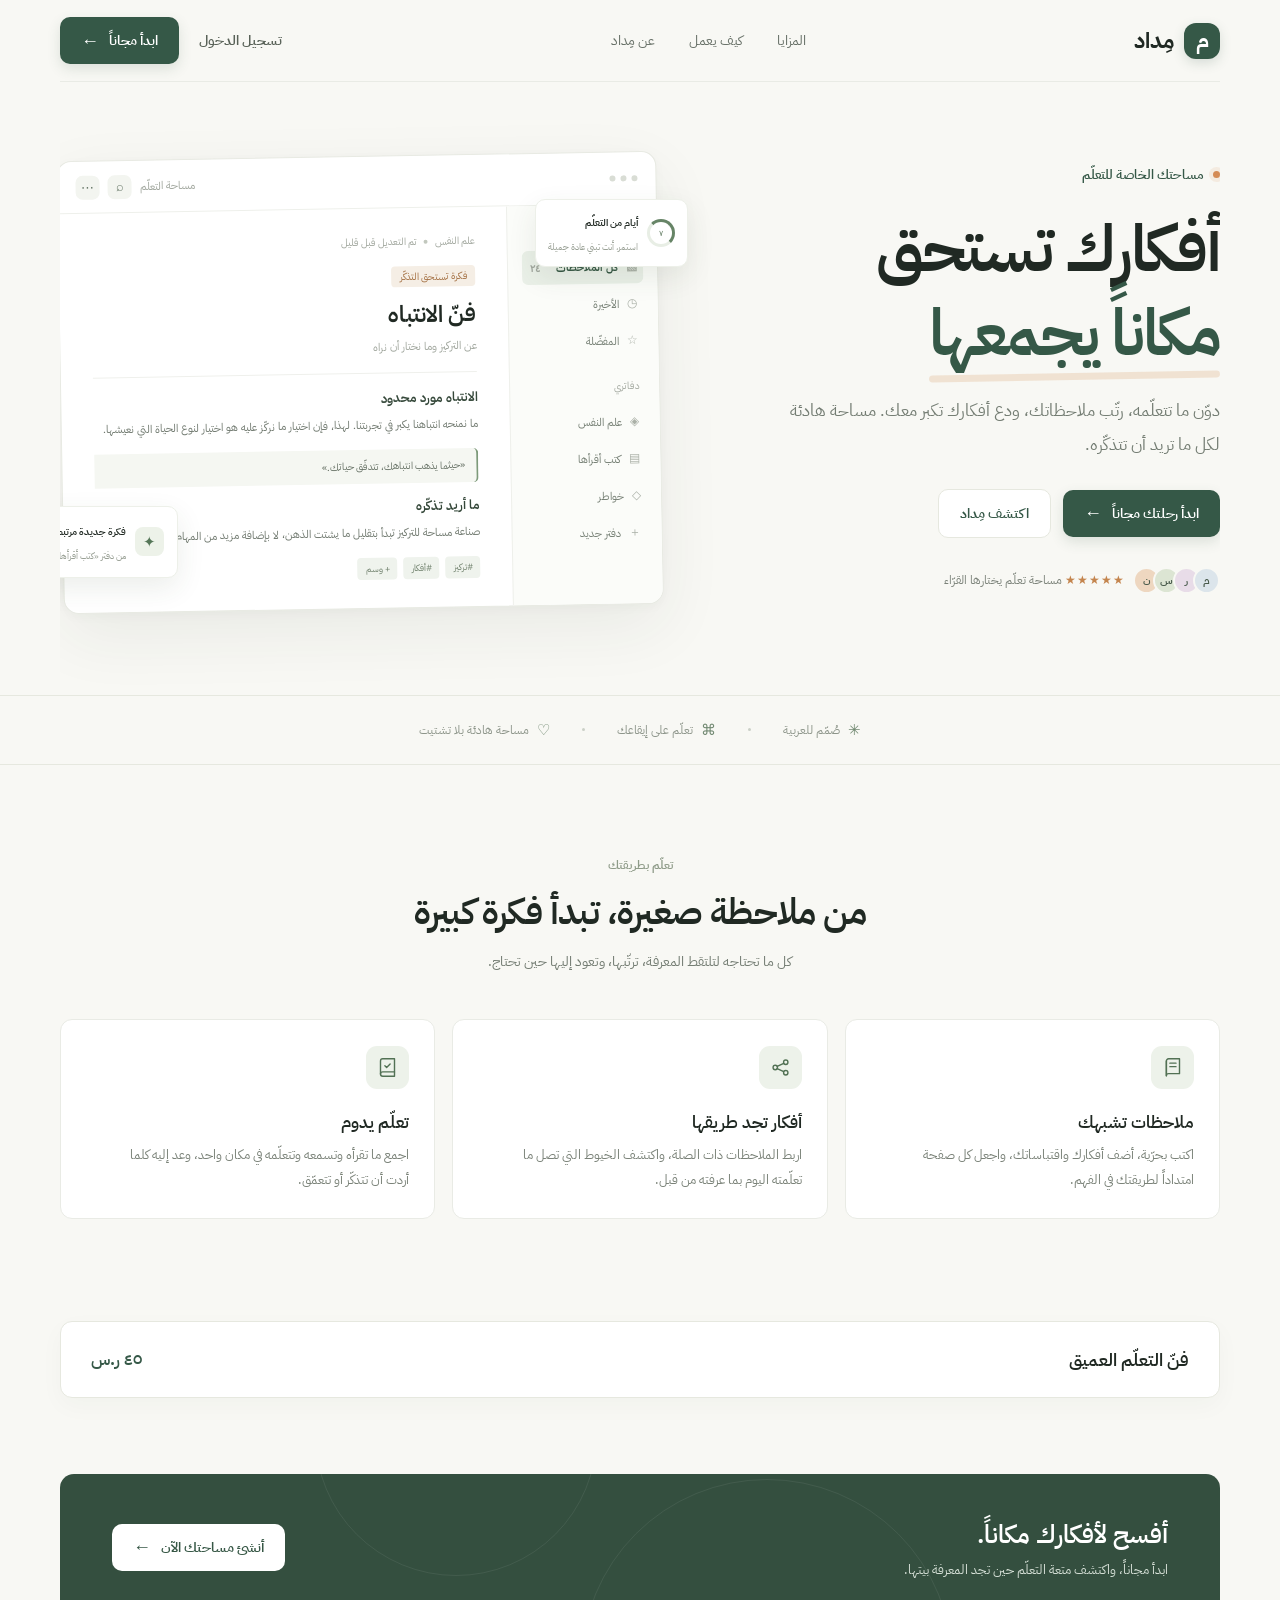
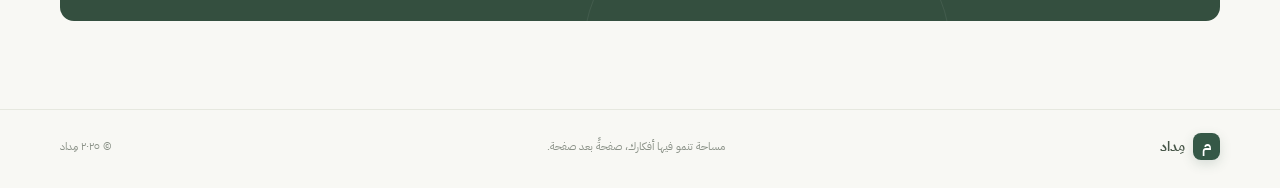
<file: AIE2631/module-02-agentic-coding/Midad/index.html>
<!doctype html>
<html lang="ar" dir="rtl">
<head>
  <meta charset="utf-8">
  <meta name="viewport" content="width=device-width, initial-scale=1">
  <meta name="theme-color" content="#f8f8f4">
  <meta name="description" content="مِداد — مساحة هادئة لترتيب ملاحظاتك، وربط أفكارك، والتعلّم بطريقتك.">
  <title>مِداد — المعرفة، على طريقتك</title>
  <link rel="preconnect" href="https://fonts.googleapis.com">
  <link rel="preconnect" href="https://fonts.gstatic.com" crossorigin>
  <link href="https://fonts.googleapis.com/css2?family=IBM+Plex+Sans+Arabic:wght@400;500;600;700&display=swap" rel="stylesheet">
  <style>
    :root{--ink:#202923;--muted:#747d73;--green:#355847;--deep:#284536;--sage:#e9eee6;--paper:#f8f8f4;--line:#e6e8df;--orange:#d48b55}*{box-sizing:border-box}html{scroll-behavior:smooth}body{margin:0;background:var(--paper);color:var(--ink);font-family:"IBM Plex Sans Arabic",Tahoma,sans-serif;-webkit-font-smoothing:antialiased}a{color:inherit;text-decoration:none}button{font:inherit}.container{width:min(1160px,calc(100% - 64px));margin:auto}
    .nav{height:82px;display:flex;align-items:center;justify-content:space-between;border-bottom:1px solid #23362712}.brand{display:inline-flex;align-items:center;gap:10px;font-weight:700;font-size:22px}.brand-mark{width:36px;height:36px;display:grid;place-items:center;background:var(--green);border-radius:12px;color:white;font-size:21px;box-shadow:0 4px 12px #3558472b}.nav-links{display:flex;align-items:center;gap:34px;color:#697269;font-size:14px}.nav-links a:hover{color:var(--green)}.nav-actions{display:flex;align-items:center;gap:20px;font-size:14px;font-weight:600}.login{color:#596258}.button{display:inline-flex;align-items:center;justify-content:center;gap:10px;border:0;border-radius:10px;padding:13px 21px;font-size:14px;font-weight:600;transition:transform .2s,background .2s;cursor:pointer}.button:hover{transform:translateY(-2px)}.button-primary{background:var(--green);color:white;box-shadow:0 5px 13px #35584725}.button-primary:hover{background:var(--deep)}.button-soft{background:white;color:var(--green);border:1px solid var(--line)}.arrow{font-family:Arial,sans-serif;font-size:18px;line-height:12px}.menu-toggle{display:none;border:0;background:none;color:var(--green);font-size:24px;cursor:pointer}
    .hero{padding:74px 0 86px;overflow:hidden}.hero-grid{display:grid;grid-template-columns:.92fr 1.08fr;align-items:center;gap:48px}.hero-copy{padding:0 0 10px 8px}.eyebrow{display:inline-flex;align-items:center;gap:9px;color:var(--green);font-size:13px;font-weight:600;margin-bottom:23px}.eyebrow-dot{width:7px;height:7px;background:var(--orange);border-radius:50%;box-shadow:0 0 0 4px #d48b551f}.hero h1{font-size:clamp(42px,5.2vw,65px);line-height:1.3;letter-spacing:-2px;font-weight:600;margin:0 0 18px}.hero h1 span{color:var(--green);position:relative;white-space:nowrap}.hero h1 span:after{content:"";position:absolute;bottom:2px;right:0;width:100%;height:7px;background:#dca87947;z-index:-1;border-radius:10px;transform:rotate(-1deg)}.hero-copy>p{max-width:435px;color:var(--muted);font-size:17px;line-height:2;margin:0 0 27px}.hero-ctas{display:flex;align-items:center;gap:12px}.social-proof{display:flex;align-items:center;gap:12px;margin-top:29px;color:#7b8279;font-size:12px}.avatars{display:flex;direction:ltr;padding-left:3px}.avatar{width:27px;height:27px;border-radius:50%;display:grid;place-items:center;border:2px solid var(--paper);margin-left:-7px;font-size:11px;font-weight:600;color:#465849}.avatar:nth-child(1){background:#eed7c0}.avatar:nth-child(2){background:#dce5d3}.avatar:nth-child(3){background:#e8dce8}.avatar:nth-child(4){background:#dce5eb}.stars{color:#c4854e;letter-spacing:1px}
    .visual-wrap{position:relative;min-width:0}.visual-glow{position:absolute;inset:8% 9% 0 8%;background:#e9eee4;border-radius:50%}.workspace{position:relative;background:white;border:1px solid #e8eae3;border-radius:15px;box-shadow:0 22px 65px #253c2d12,0 3px 11px #253c2d08;overflow:hidden;transform:rotate(-1deg)}.workspace-top{height:52px;border-bottom:1px solid #eef0eb;display:flex;align-items:center;justify-content:space-between;padding:0 18px}.window-dots{display:flex;gap:5px}.window-dots i{width:6px;height:6px;background:#d9ddd5;border-radius:50%}.ws-top-right{display:flex;align-items:center;gap:8px;color:#a0a69d;font-size:11px}.ws-icon{width:24px;height:24px;display:grid;place-items:center;border-radius:7px;background:#f3f5f0;color:#647565;font-size:13px}.workspace-body{display:grid;grid-template-columns:150px 1fr;min-height:370px}.sidebar{background:#fbfcf9;border-left:1px solid #eef0eb;padding:19px 14px}.side-label{font-size:10px;color:#a1a79e;margin:0 0 11px;padding:0 6px}.side-item{display:flex;align-items:center;gap:8px;padding:8px 7px;color:#747e73;font-size:11px;border-radius:6px;margin-bottom:3px}.side-item.active{background:#eaf0e8;color:#365745;font-weight:600}.side-item em{font-style:normal;color:#aab0a7;font-size:12px}.side-spacer{height:18px}.side-count{margin-right:auto;font-family:Arial,sans-serif;color:#a1a79e;font-size:10px}.note-area{padding:26px 32px 28px}.note-meta{display:flex;gap:7px;align-items:center;color:#a0a69d;font-size:10px;margin-bottom:14px}.meta-dot{width:4px;height:4px;border-radius:50%;background:#c2c8be}.subject-tag{display:inline-flex;background:#f5eee5;color:#a36f42;border-radius:4px;padding:3px 8px;font-size:10px;margin-bottom:8px}.note-title{font-size:23px;font-weight:600;margin:2px 0 6px}.note-subtitle{font-size:11px;color:#a0a69d;margin:0 0 17px}.note-rule{height:1px;background:#eff0ec;margin-bottom:15px}.note-heading{font-size:13px;font-weight:600;margin:0 0 8px;color:#35483a}.note-text{font-size:11px;line-height:1.9;color:#70796f;margin:0 0 13px}.note-quote{background:#f5f7f2;border-right:2px solid #7d9a7a;padding:8px 12px;color:#667165;font-size:10px;line-height:1.8;border-radius:0 5px 5px 0;margin:10px 0 13px}.note-bottom{display:flex;gap:6px}.note-chip{padding:4px 8px;background:#eff3ed;border-radius:4px;font-size:9px;color:#70816d}.floating-card{position:absolute;background:white;border:1px solid #edf0e9;box-shadow:0 10px 28px #30482d18;border-radius:10px;padding:11px 13px;display:flex;align-items:center;gap:9px}.floating-one{bottom:31px;left:-23px}.float-icon{width:29px;height:29px;border-radius:8px;display:grid;place-items:center;background:#edf2e9;color:#557658;font-size:15px}.float-title{font-size:10px;font-weight:600}.float-sub{font-size:9px;color:#9aa196;margin-top:2px}.floating-two{top:43px;right:-28px;padding:9px 12px}.progress-ring{width:28px;height:28px;border-radius:50%;border:3px solid #e8eee5;border-top-color:#668466;border-right-color:#668466;display:grid;place-items:center;font-size:8px;color:#688168;font-family:Arial,sans-serif}
    .trust{border-top:1px solid var(--line);border-bottom:1px solid var(--line);padding:23px 0}.trust-inner{display:flex;justify-content:center;align-items:center;gap:32px;color:#8d958a;font-size:12px}.trust-item{display:flex;align-items:center;gap:8px}.trust-symbol{color:#6f876f;font-size:15px}.trust-sep{width:3px;height:3px;background:#cbd0c7;border-radius:50%}.features{padding:91px 0 102px}.section-head{text-align:center;max-width:560px;margin:0 auto 44px}.section-kicker{color:#8e9b88;font-size:12px;font-weight:600;margin-bottom:11px}.section-head h2{font-size:36px;letter-spacing:-.8px;margin:0 0 10px;font-weight:600;line-height:1.5}.section-head p{font-size:14px;color:var(--muted);line-height:1.9;margin:0}.feature-grid{display:grid;grid-template-columns:repeat(3,1fr);gap:17px}.feature-card{background:white;border:1px solid #e9ebe5;border-radius:12px;padding:26px 25px 25px;transition:transform .2s,box-shadow .2s}.feature-card:hover{transform:translateY(-4px);box-shadow:0 14px 32px #283d2b0b}.feature-icon{width:43px;height:43px;border-radius:11px;display:grid;place-items:center;background:#edf2ea;color:#527154;margin-bottom:21px}.feature-icon svg{width:21px;height:21px;stroke:currentColor;fill:none;stroke-width:1.6;stroke-linecap:round;stroke-linejoin:round}.feature-card h3{font-size:17px;font-weight:600;margin:0 0 8px}.feature-card p{font-size:13px;line-height:1.9;color:#7a8278;margin:0;max-width:300px}
    .book-offer{padding:0 0 76px}.book-offer-card{display:flex;align-items:center;justify-content:space-between;gap:20px;padding:24px 30px;background:#fff;border:1px solid var(--line);border-radius:12px;box-shadow:0 8px 24px #283d2b08}.book-offer-title{font-size:18px;font-weight:600;margin:0}.book-offer-price{color:var(--green);font-size:17px;font-weight:600;white-space:nowrap}.closing{padding:0 0 88px}.closing-box{position:relative;overflow:hidden;background:#344f3f;color:white;border-radius:14px;padding:42px 52px;display:flex;align-items:center;justify-content:space-between;gap:24px}.closing-box:before,.closing-box:after{content:"";position:absolute;border:1px solid #ffffff12;border-radius:50%;width:280px;height:280px;pointer-events:none}.closing-box:before{top:-180px;left:22%}.closing-box:after{bottom:-230px;right:23%;width:370px;height:370px}.closing-copy,.closing-action{position:relative;z-index:1}.closing-copy h2{font-size:25px;font-weight:600;margin:0 0 7px}.closing-copy p{color:#d5dfd6;font-size:13px;margin:0}.closing .button{background:white;color:#365745;white-space:nowrap}.footer{border-top:1px solid var(--line);padding:23px 0 28px}.footer-inner{display:flex;justify-content:space-between;align-items:center;color:#8b9288;font-size:11px}.footer-brand{display:flex;align-items:center;gap:8px;color:#475648;font-size:14px;font-weight:600}.footer-brand .brand-mark{width:27px;height:27px;border-radius:8px;font-size:16px}
    @media(max-width:900px){.hero-grid{gap:25px;grid-template-columns:.9fr 1.1fr}.hero h1{font-size:48px}.workspace-body{grid-template-columns:125px 1fr}.note-area{padding:22px}.floating-two{right:-12px}.floating-one{left:-10px}.nav-links{gap:20px}}
    @media(max-width:700px){.container{width:min(100% - 40px,520px)}.nav{height:70px}.menu-toggle{display:block}.nav-links{display:none;position:absolute;top:69px;left:0;right:0;z-index:5;background:var(--paper);border-bottom:1px solid var(--line);padding:18px 24px 22px;flex-direction:column;align-items:stretch;gap:16px}.nav-links.open{display:flex}.nav-links a{padding:4px 0}.nav-actions .login{display:none}.nav-actions .button{padding:10px 13px;font-size:12px}.brand{font-size:20px}.hero{padding:49px 0 56px}.hero-grid{grid-template-columns:1fr;gap:40px}.hero-copy{padding:0}.hero h1{font-size:clamp(40px,10vw,56px)}.hero-copy>p{font-size:15px;max-width:390px}.visual-wrap{margin:0 12px 0 5px}.workspace-body{min-height:340px}.note-area{padding:22px 25px}.floating-one{bottom:12px;left:-12px}.floating-two{top:34px;right:-13px}.trust-inner{gap:13px;flex-wrap:wrap;font-size:10px}.trust-sep{display:none}.features{padding:70px 0 74px}.section-head{margin-bottom:30px}.section-head h2{font-size:29px}.feature-grid{grid-template-columns:1fr;gap:11px}.feature-card{padding:20px;display:grid;grid-template-columns:43px 1fr;column-gap:14px;align-items:start}.feature-icon{grid-row:span 2;margin:0}.feature-card h3{margin:0 0 4px}.feature-card p{font-size:12px}.book-offer{padding-bottom:56px}.book-offer-card{padding:20px;gap:12px}.book-offer-title{font-size:16px}.book-offer-price{font-size:15px}.closing{padding-bottom:60px}.closing-box{padding:29px 23px;align-items:flex-start;flex-direction:column}.closing-copy h2{font-size:21px}.closing-copy p{line-height:1.9}.footer-inner{gap:12px;flex-wrap:wrap}.footer-inner>span:last-child{width:100%}}
    @media(max-width:390px){.container{width:calc(100% - 32px)}.hero-ctas{align-items:stretch;flex-direction:column}.hero-ctas .button{width:100%}.workspace-body{grid-template-columns:100px 1fr}.sidebar{padding:15px 8px}.side-item{font-size:10px;gap:5px}.note-area{padding:19px 15px}.note-title{font-size:20px}.floating-card{transform:scale(.88)}.floating-one{transform-origin:left bottom}.floating-two{transform-origin:right top}}
    @media(prefers-reduced-motion:reduce){*,*:before,*:after{scroll-behavior:auto!important;transition:none!important}}
  </style>
</head>
<body>
  <header class="container nav">
    <a class="brand" href="#home" aria-label="مِداد، الصفحة الرئيسية"><span class="brand-mark">م</span><span>مِداد</span></a>
    <button class="menu-toggle" aria-label="فتح القائمة" aria-expanded="false" aria-controls="nav-links">☰</button>
    <nav class="nav-links" id="nav-links" aria-label="التنقل الرئيسي"><a href="#features">المزايا</a><a href="#how">كيف يعمل</a><a href="#about">عن مِداد</a></nav>
    <div class="nav-actions"><a class="login" href="#start">تسجيل الدخول</a><a class="button button-primary" href="#start">ابدأ مجاناً <span class="arrow">←</span></a></div>
  </header>
  <main>
    <section class="container hero" id="home"><div class="hero-grid">
      <div class="hero-copy"><div class="eyebrow"><span class="eyebrow-dot"></span> مساحتك الخاصة للتعلّم</div><h1>أفكارك تستحق<br><span>مكاناً يجمعها</span></h1><p>دوّن ما تتعلّمه، رتّب ملاحظاتك، ودع أفكارك تكبر معك. مساحة هادئة لكل ما تريد أن تتذكّره.</p><div class="hero-ctas"><a class="button button-primary" href="#start">ابدأ رحلتك مجاناً <span class="arrow">←</span></a><a class="button button-soft" href="#features">اكتشف مِداد</a></div><div class="social-proof"><div class="avatars"><span class="avatar">ن</span><span class="avatar">س</span><span class="avatar">ر</span><span class="avatar">م</span></div><span><span class="stars">★★★★★</span> مساحة تعلّم يختارها القرّاء</span></div></div>
      <div class="visual-wrap" aria-label="معاينة دفتر ملاحظات في منصة مِداد"><div class="visual-glow"></div><div class="workspace"><div class="workspace-top"><div class="window-dots"><i></i><i></i><i></i></div><div class="ws-top-right"><span>مساحة التعلّم</span><span class="ws-icon">⌕</span><span class="ws-icon">⋯</span></div></div><div class="workspace-body">
        <aside class="sidebar"><p class="side-label">مساحتي</p><div class="side-item active"><em>▧</em> كل الملاحظات <span class="side-count">٢٤</span></div><div class="side-item"><em>◷</em> الأخيرة</div><div class="side-item"><em>☆</em> المفضّلة</div><div class="side-spacer"></div><p class="side-label">دفاتري</p><div class="side-item"><em>◈</em> علم النفس</div><div class="side-item"><em>▤</em> كتب أقرأها</div><div class="side-item"><em>◇</em> خواطر</div><div class="side-item"><em>＋</em> دفتر جديد</div></aside>
        <article class="note-area"><div class="note-meta"><span>علم النفس</span><span class="meta-dot"></span><span>تم التعديل قبل قليل</span></div><span class="subject-tag">فكرة تستحق التذكّر</span><h2 class="note-title">فنّ الانتباه</h2><p class="note-subtitle">عن التركيز وما نختار أن نراه</p><div class="note-rule"></div><h3 class="note-heading">الانتباه مورد محدود</h3><p class="note-text">ما نمنحه انتباهنا يكبر في تجربتنا. لهذا، فإن اختيار ما نركّز عليه هو اختيار لنوع الحياة التي نعيشها.</p><div class="note-quote">«حيثما يذهب انتباهك، تتدفّق حياتك.»</div><h3 class="note-heading">ما أريد تذكّره</h3><p class="note-text">صناعة مساحة للتركيز تبدأ بتقليل ما يشتت الذهن، لا بإضافة مزيد من المهام.</p><div class="note-bottom"><span class="note-chip">#تركيز</span><span class="note-chip">#أفكار</span><span class="note-chip">+ وسم</span></div></article>
      </div></div><div class="floating-card floating-one"><span class="float-icon">✦</span><span><span class="float-title">فكرة جديدة مرتبطة</span><br><span class="float-sub">من دفتر «كتب أقرأها»</span></span></div><div class="floating-card floating-two"><span class="progress-ring">٧</span><span><span class="float-title">أيام من التعلّم</span><br><span class="float-sub">استمر، أنت تبني عادة جميلة</span></span></div></div>
    </div></section>
    <section class="trust" aria-label="قيم مِداد"><div class="container trust-inner"><span class="trust-item"><span class="trust-symbol">✳</span> صُمّم للعربية</span><span class="trust-sep"></span><span class="trust-item"><span class="trust-symbol">⌘</span> تعلّم على إيقاعك</span><span class="trust-sep"></span><span class="trust-item"><span class="trust-symbol">♡</span> مساحة هادئة بلا تشتيت</span></div></section>
    <section class="container features" id="features"><div class="section-head"><div class="section-kicker">تعلّم بطريقتك</div><h2>من ملاحظة صغيرة، تبدأ فكرة كبيرة</h2><p>كل ما تحتاجه لتلتقط المعرفة، ترتّبها، وتعود إليها حين تحتاج.</p></div><div class="feature-grid">
      <article class="feature-card"><div class="feature-icon"><svg viewBox="0 0 24 24"><path d="M5 4.5A2.5 2.5 0 0 1 7.5 2H20v17H7.5A2.5 2.5 0 0 0 5 21.5z"/><path d="M5 4.5v17M9 7h7M9 11h7"/></svg></div><h3>ملاحظات تشبهك</h3><p>اكتب بحرّية، أضف أفكارك واقتباساتك، واجعل كل صفحة امتداداً لطريقتك في الفهم.</p></article>
      <article class="feature-card"><div class="feature-icon"><svg viewBox="0 0 24 24"><circle cx="6" cy="12" r="2.5"/><circle cx="18" cy="6" r="2.5"/><circle cx="18" cy="18" r="2.5"/><path d="m8.2 10.8 7.5-3.6M8.2 13.2l7.5 3.6"/></svg></div><h3>أفكار تجد طريقها</h3><p>اربط الملاحظات ذات الصلة، واكتشف الخيوط التي تصل ما تعلّمته اليوم بما عرفته من قبل.</p></article>
      <article class="feature-card"><div class="feature-icon"><svg viewBox="0 0 24 24"><path d="M4 19.5A2.5 2.5 0 0 1 6.5 17H20"/><path d="M6.5 2H20v20H6.5A2.5 2.5 0 0 1 4 19.5v-15A2.5 2.5 0 0 1 6.5 2Z"/><path d="m9 10 2 2 4-4"/></svg></div><h3>تعلّم يدوم</h3><p>اجمع ما تقرأه وتسمعه وتتعلّمه في مكان واحد، وعد إليه كلما أردت أن تتذكّر أو تتعمّق.</p></article>
    </div></section>
    <section class="container book-offer" aria-label="عرض كتاب"><article class="book-offer-card"><h2 class="book-offer-title">فنّ التعلّم العميق</h2><span class="book-offer-price">٤٥ ر.س</span></article></section>
    <section class="container closing" id="start"><div class="closing-box"><div class="closing-copy"><h2>أفسح لأفكارك مكاناً.</h2><p>ابدأ مجاناً، واكتشف متعة التعلّم حين تجد المعرفة بيتها.</p></div><div class="closing-action"><a class="button" href="mailto:hello@midad.app">أنشئ مساحتك الآن <span class="arrow">←</span></a></div></div></section>
  </main>
  <footer class="footer" id="about"><div class="container footer-inner"><a class="footer-brand" href="#home"><span class="brand-mark">م</span> مِداد</a><span>مساحة تنمو فيها أفكارك، صفحةً بعد صفحة.</span><span>© ٢٠٢٥ مِداد</span></div></footer>
  <script>const toggle=document.querySelector('.menu-toggle');const menu=document.querySelector('.nav-links');toggle.addEventListener('click',()=>{const open=menu.classList.toggle('open');toggle.setAttribute('aria-expanded',String(open));toggle.setAttribute('aria-label',open?'إغلاق القائمة':'فتح القائمة');toggle.textContent=open?'×':'☰'});menu.querySelectorAll('a').forEach(link=>link.addEventListener('click',()=>{menu.classList.remove('open');toggle.setAttribute('aria-expanded','false');toggle.setAttribute('aria-label','فتح القائمة');toggle.textContent='☰'}));</script>
</body>
</html>
</file>
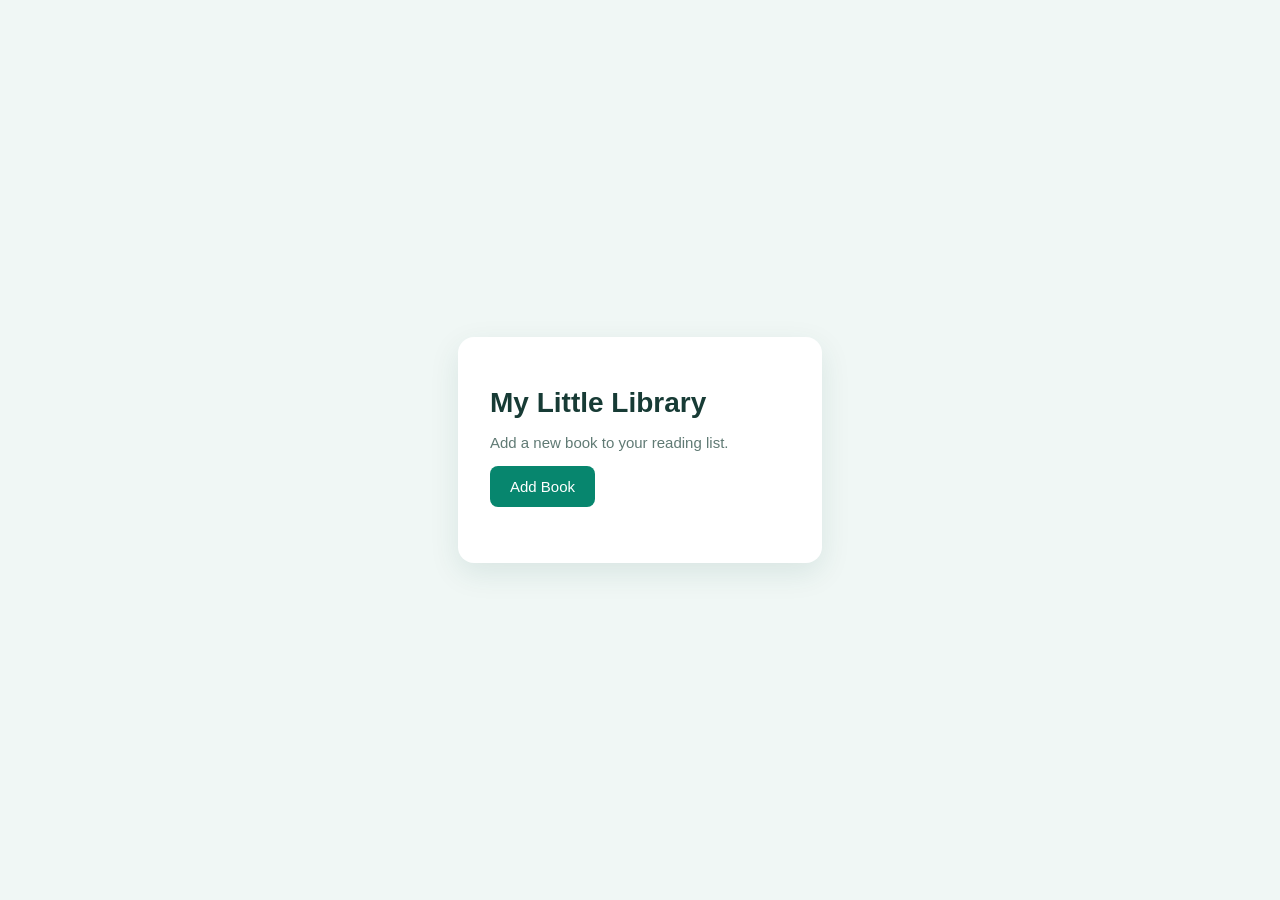
<file: AIE2631/module-02-agentic-coding/prompting-and-agents-md/index.html>
<!DOCTYPE html>
<html lang="en">
<head>
  <meta charset="UTF-8">
  <meta name="viewport" content="width=device-width, initial-scale=1.0">
  <title>My Little Library</title>
  <link rel="stylesheet" href="style.css">
</head>

<body>
  <main class="app">
    <h1>My Little Library</h1>
    <p>Add a new book to your reading list.</p>

    <div class="buttons">
      <button id="add-book">Add Book</button>
    </div>

    <ul id="book-list"></ul>
  </main>

  <script src="script.js"></script>
</body>
</html>
</file>
<file: AIE2631/module-02-agentic-coding/prompting-and-agents-md/style.css>
body {
  margin: 0;
  min-height: 100vh;
  display: grid;
  place-items: center;
  background: #f0f7f5;
  font-family: Arial, sans-serif;
  color: #173b35;
}

.app {
  width: 300px;
  padding: 32px;
  background: white;
  border-radius: 16px;
  box-shadow: 0 10px 30px rgba(0, 80, 65, 0.1);
}

h1 {
  font-size: 28px;
  margin-bottom: 12px;
}

p {
  color: #607a74;
  font-size: 15px;
}

button {
  background: #07866e;
  color: white;
  border: none;
  padding: 12px 20px;
  border-radius: 8px;
  cursor: pointer;
  font-size: 15px;
}

button:hover {
  background: #056b58;
}

ul {
  padding-left: 20px;
  margin-top: 24px;
}

li {
  background: #e7f4ef;
  padding: 12px;
  margin-bottom: 10px;
  border-radius: 8px;
}
</file>
